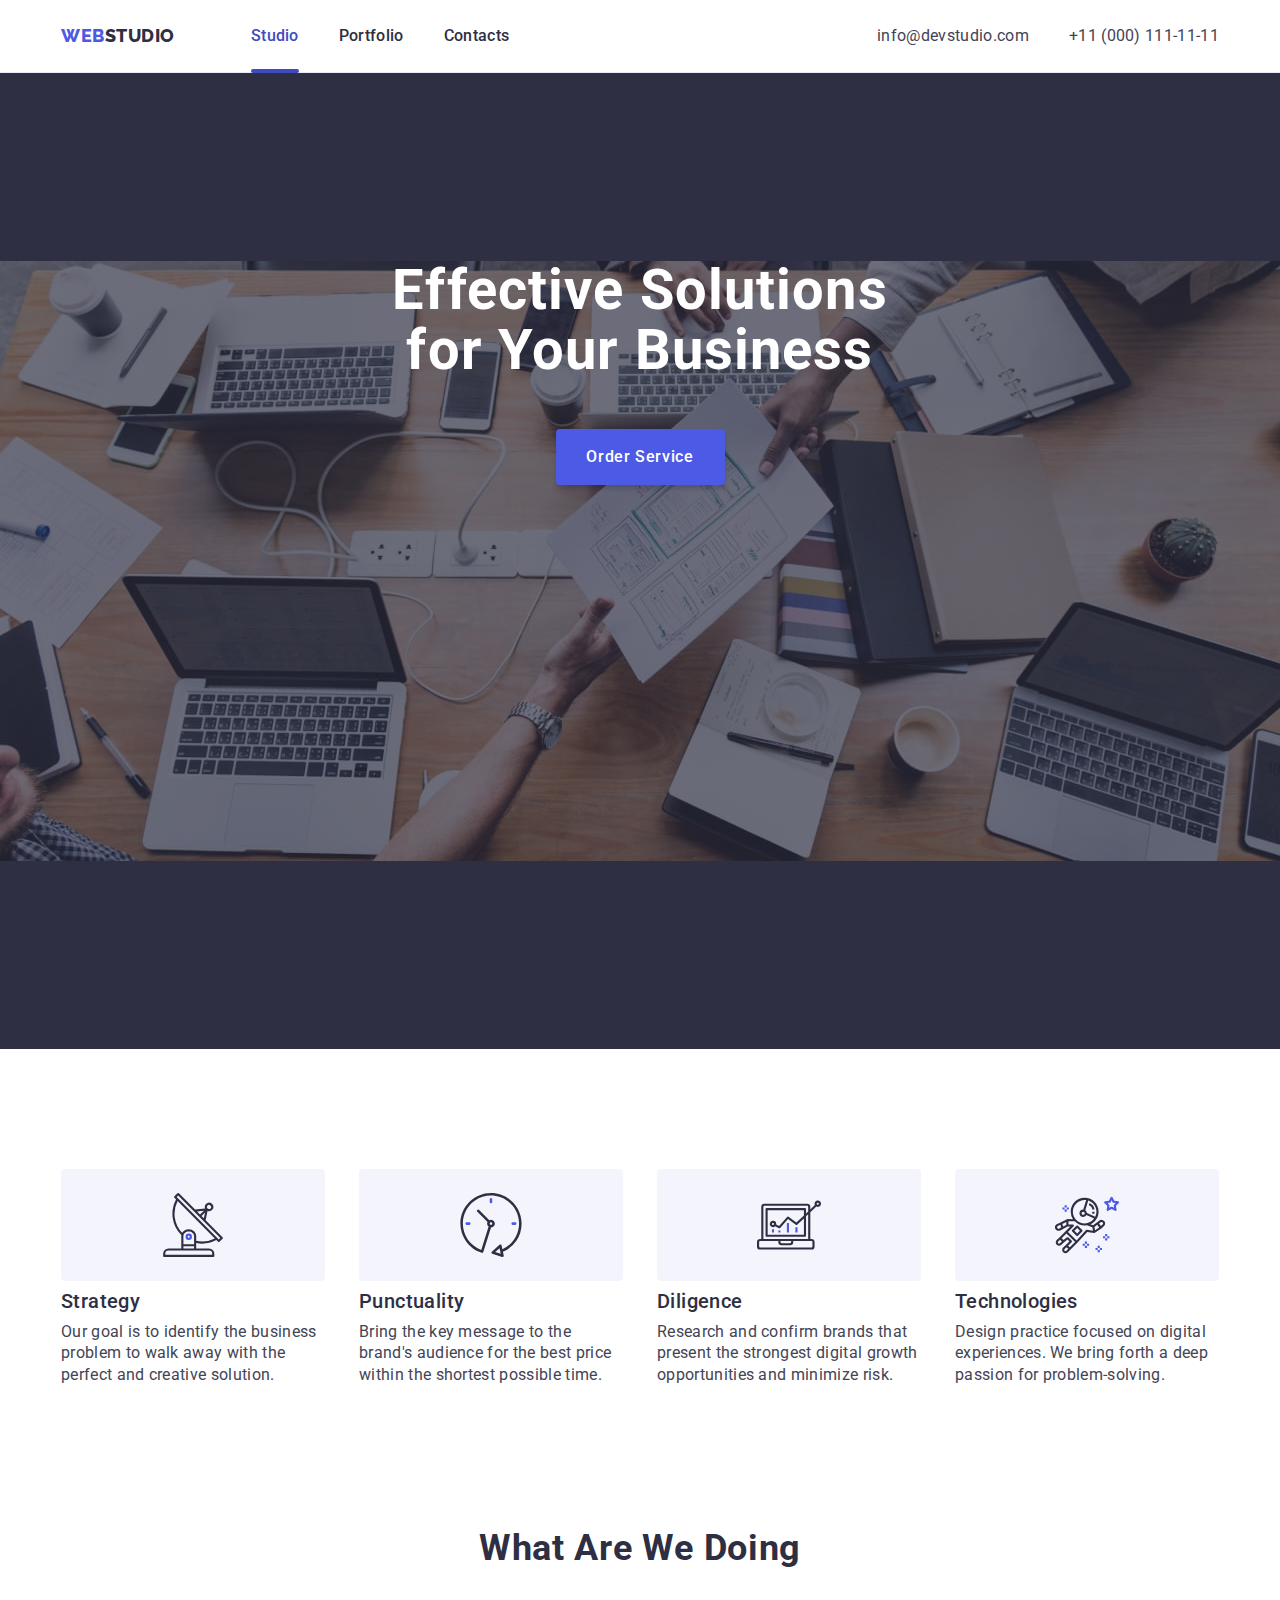
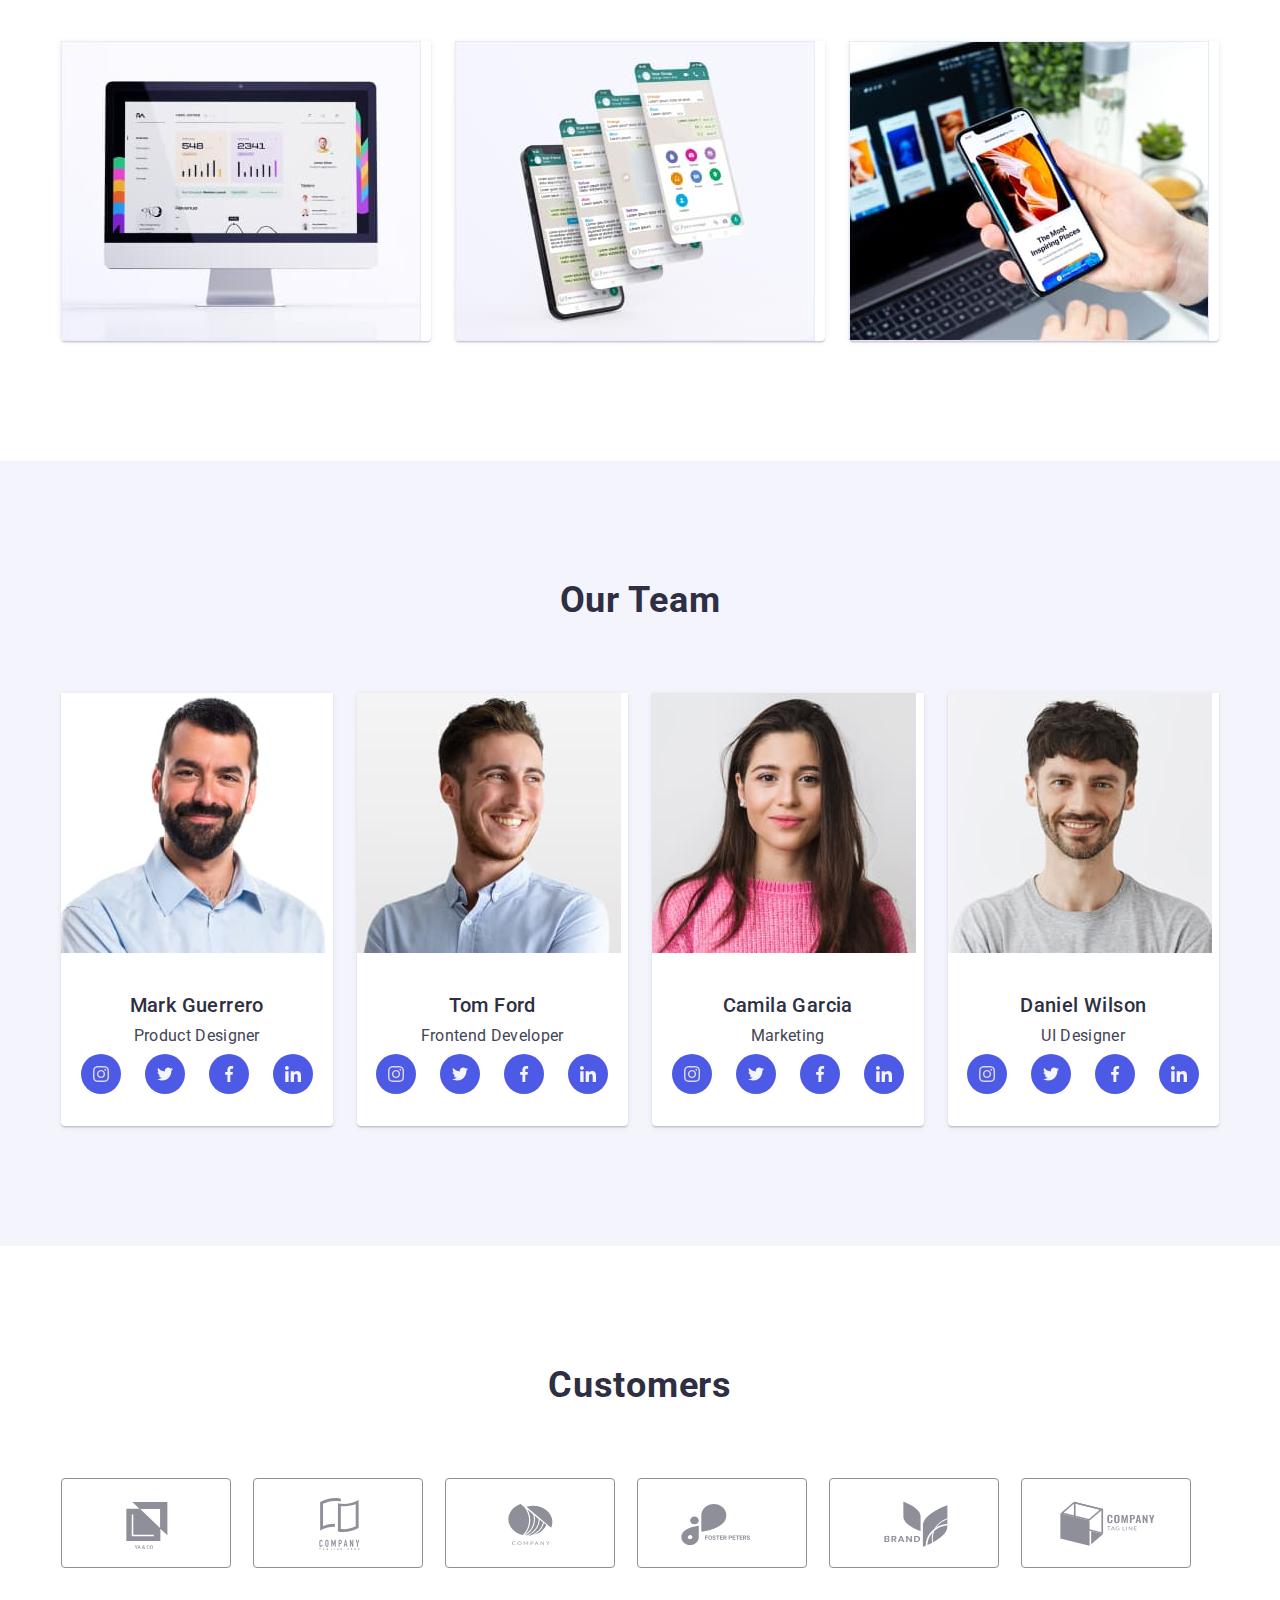
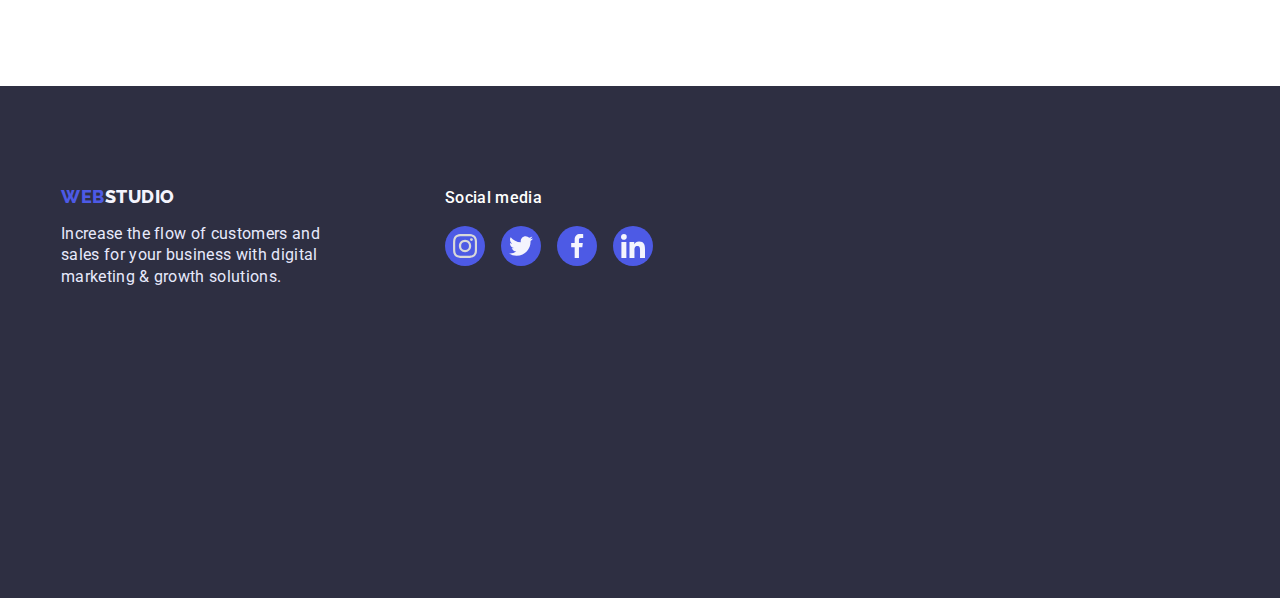
<file: index.html>
<!DOCTYPE html>
<html lang="en">
  <head>
    <meta charset="UTF-8" />
    <meta http-equiv="X-UA-Compatible" content="IE=edge" />
    <meta name="viewport" content="width=device-width, initial-scale=1.0" />
    <title>Web Studio</title>
    <link rel="preconnect" href="https://fonts.googleapis.com" />
    <link rel="preconnect" href="https://fonts.gstatic.com" crossorigin />
    <link
      href="https://fonts.googleapis.com/css2?family=Raleway:wght@800&family=Roboto:wght@400;500;700&display=swap"
      rel="stylesheet"
    />
    <link
      rel="stylesheet"
      href="https://cdnjs.cloudflare.com/ajax/libs/modern-normalize/1.1.0/modern-normalize.min.css"
      integrity="sha512-wpPYUAdjBVSE4KJnH1VR1HeZfpl1ub8YT/NKx4PuQ5NmX2tKuGu6U/JRp5y+Y8XG2tV+wKQpNHVUX03MfMFn9Q=="
      crossorigin="anonymous"
      referrerpolicy="no-referrer"
    />
    <link
      rel="stylesheet"
      href="https://cdnjs.cloudflare.com/ajax/libs/animate.css/4.1.1/animate.min.css"
    />
    <link href="https://unpkg.com/aos@2.3.1/dist/aos.css" rel="stylesheet" />
    <link rel="stylesheet" href="./css/styles.css" />
  </head>
  <body>
    <!--Header-->
    <header class="header">
      <div class="container header-container">
        <nav class="site-nav">
          <a href="./index.html" class="logo-link logo-web link"
            >Web<span class="logo-studio">Studio</span></a
          >
          <!--navigation list-->
          <ul class="header-list list">
            <li class="header-item">
              <a class="header-link link current" href="./index.html">Studio</a>
            </li>
            <li class="header-item">
              <a class="header-link link" href="./portfolio.html"
                >Portfolio</a
              >
            </li>
            <li class="header-item">
              <a class="header-link link" href="">Contacts</a>
            </li>
          </ul>
        </nav>
        <address class="address">
          <ul class="contact-list list">
            <li class="contact-item">
              <a href="mailto:info@devstudio.com" class="contact link"
                >info@devstudio.com</a
              >
            </li>
            <li class="contact-item">
              <a href="tel:+110001111111" class="contact link"
                >+11 (000) 111-11-11</a
              >
            </li>
          </ul>
        </address>
      </div>
    </header>
    <!--Hero-->
    <main>
      <section class="hero">
        <div class="container">
          <h1 class="hero-top-title">Effective Solutions for Your Business</h1>
          <button class="modal-btn" data-modal-open type="button">
            Order Service
          </button>
        </div>
      </section>

      <section class="about">
        <div class="container">
          <h2 hidden>info</h2>
          <ul class="hero-list list">
            <li class="info-list">
              <div class="hero-feature">
                <ul class="feature-list list">
                  <li class="feature-item">
                    <a href="" class="feature-link link"
                      ><svg width="64" height="64" class="feature-icons">
                        <use href="./images/icons-2.svg#icon-antenna"></use>
                      </svg>
                    </a>
                    <h3 class="hero-second-title list">Strategy</h3>
                    <p class="section-description">
                      Our goal is to identify the business problem to walk away
                      with the perfect and creative solution.
                    </p>
                  </li>
                </ul>
              </div>
            </li>
            <li class="info-list">
              <div class="hero-feature">
                <ul class="feature-list list">
                  <li class="feature-item">
                    <a href="" class="feature-link link"
                      ><svg width="64" height="64" class="feature-icons">
                        <use href="./images/icons-2.svg#icon-clock"></use>
                      </svg>
                    </a>
                    <h3 class="hero-second-title list">Punctuality</h3>
                    <p class="section-description">
                      Bring the key message to the brand's audience for the best
                      price within the shortest possible time.
                    </p>
                  </li>
                </ul>
              </div>
            </li>
            <li class="info-list">
              <div class="hero-feature">
                <ul class="feature-list list">
                  <li class="feature-item">
                    <a href="" class="feature-link link"
                      ><svg width="64" height="64" class="feature-icons">
                        <use href="./images/icons-2.svg#icon-diagram"></use>
                      </svg>
                    </a>
                    <h3 class="hero-second-title list">Diligence</h3>
                    <p class="section-description">
                      Research and confirm brands that present the strongest
                      digital growth opportunities and minimize risk.
                    </p>
                  </li>
                </ul>
              </div>
            </li>
            <li class="info-list">
              <div class="hero-feature">
                <ul class="feature-list list">
                  <li class="feature-item">
                    <a href="" class="feature-link link"
                      ><svg width="64" height="64" class="feature-icons">
                        <use href="./images/icons-2.svg#icon-astronaut"></use>
                      </svg>
                    </a>
                    <h3 class="hero-second-title list">Technologies</h3>
                    <p class="section-description">
                      Design practice focused on digital experiences. We bring
                      forth a deep passion for problem-solving.
                    </p>
                  </li>
                </ul>
              </div>
            </li>
          </ul>
        </div>
      </section>

      <section class="about">
        <div class="container">
          <h2 class="hero-main-title">What are we doing</h2>
          <ul class="about-list list">
            <li class="about-item">
              <img
                src="./images/computer.jpg"
                alt="computer"
                width="360"
                height="300"
              />
            </li>
            <li class="about-item">
              <img
                src="./images/phone.jpg"
                alt="phone"
                width="360"
                height="300"
              />
            </li>
            <li class="about-item">
              <img
                src="./images/rectangle.jpg"
                alt="technical"
                width="360"
                height="300"
              />
            </li>
          </ul>
        </div>
      </section>

      <section class="about-team">
        <div class="container">
          <h2 class="hero-main-title">Our Team</h2>
          <ul class="about-list list">
            <li class="about-item">
              <img
                src="./images/guerreromark.jpg"
                alt="Mark Guerrero"
                width="264"
                height="260"
              />
              <div class="hero-text">
                <h3 class="hero-second-title">Mark Guerrero</h3>
                <p class="section-description">Product Designer</p>
                <ul class="team-soc-list list">
                  <li class="taem-soc-item">
                    <a href="" class="team-soc-link link"
                      ><svg width="16" height="16" class="team-soc-icon">
                        <use href="./images/icons.svg#icon-instagram"></use>
                      </svg>
                    </a>
                  </li>
                  <li class="taem-soc-item">
                    <a href="" class="team-soc-link link">
                      <svg width="16" height="16" class="team-soc-icon">
                        <use href="./images/icons.svg#icon-twitter"></use>
                      </svg>
                    </a>
                  </li>
                  <li class="taem-soc-item">
                    <a href="" class="team-soc-link link">
                      <svg width="16" height="16" class="team-soc-icon">
                        <use href="./images/icons.svg#icon-facebook"></use>
                      </svg>
                    </a>
                  </li>
                  <li class="taem-soc-item">
                    <a href="" class="team-soc-link link">
                      <svg width="16" height="16" class="team-soc-icon">
                        <use href="./images/icons.svg#icon-linkedin"></use>
                      </svg>
                    </a>
                  </li>
                </ul>
              </div>
            </li>
            <li class="about-item">
              <img
                src="./images/tomford.jpg"
                alt="Tom Ford"
                width="264"
                height="260"
              />
              <div class="hero-text">
                <h3 class="hero-second-title">Tom Ford</h3>
                <p class="section-description">Frontend Developer</p>
                <ul class="team-soc-list list">
                  <li class="taem-soc-item">
                    <a href="" class="team-soc-link link">
                      <svg width="16" height="16" class="team-soc-icon">
                        <use href="./images/icons.svg#icon-instagram"></use>
                      </svg>
                    </a>
                  </li>
                  <li class="taem-soc-item">
                    <a href="" class="team-soc-link link">
                      <svg width="16" height="16" class="team-soc-icon">
                        <use href="./images/icons.svg#icon-twitter"></use>
                      </svg>
                    </a>
                  </li>
                  <li class="taem-soc-item">
                    <a href="" class="team-soc-link link">
                      <svg width="16" height="16" class="team-soc-icon">
                        <use href="./images/icons.svg#icon-facebook"></use>
                      </svg>
                    </a>
                  </li>
                  <li class="taem-soc-item">
                    <a href="" class="team-soc-link link">
                      <svg width="16" height="16" class="team-soc-icon">
                        <use href="./images/icons.svg#icon-linkedin"></use>
                      </svg>
                    </a>
                  </li>
                </ul>
              </div>
            </li>
            <li class="about-item">
              <img
                src="./images/garciacamila.jpg"
                alt="Camila Garcia"
                width="264"
                height="260"
              />
              <div class="hero-text">
                <h3 class="hero-second-title">Camila Garcia</h3>
                <p class="section-description">Marketing</p>
                <ul class="team-soc-list list">
                  <li class="taem-soc-item">
                    <a href="" class="team-soc-link link">
                      <svg width="16" height="16" class="team-soc-icon">
                        <use href="./images/icons.svg#icon-instagram"></use>
                      </svg>
                    </a>
                  </li>
                  <li class="taem-soc-item">
                    <a href="" class="team-soc-link link">
                      <svg width="16" height="16" class="team-soc-icon">
                        <use href="./images/icons.svg#icon-twitter"></use>
                      </svg>
                    </a>
                  </li>
                  <li class="taem-soc-item">
                    <a href="" class="team-soc-link link">
                      <svg width="16" height="16" class="team-soc-icon">
                        <use href="./images/icons.svg#icon-facebook"></use>
                      </svg>
                    </a>
                  </li>
                  <li class="taem-soc-item">
                    <a href="" class="team-soc-link link">
                      <svg width="16" height="16" class="team-soc-icon">
                        <use href="./images/icons.svg#icon-linkedin"></use>
                      </svg>
                    </a>
                  </li>
                </ul>
              </div>
            </li>
            <li class="about-item">
              <img
                src="./images/danielwilson.jpg"
                alt="Daniel Wilson"
                width="264"
                height="260"
              />
              <div class="hero-text">
                <h3 class="hero-second-title">Daniel Wilson</h3>
                <p class="section-description">UI Designer</p>
                <ul class="team-soc-list list">
                  <li class="taem-soc-item">
                    <a href="" class="team-soc-link link"
                      ><svg width="16" height="16" class="team-soc-icon">
                        <use href="./images/icons.svg#icon-instagram"></use>
                      </svg>
                    </a>
                  </li>
                  <li class="taem-soc-item">
                    <a href="" class="team-soc-link link">
                      <svg width="16" height="16" class="team-soc-icon">
                        <use href="./images/icons.svg#icon-twitter"></use>
                      </svg>
                    </a>
                  </li>
                  <li class="taem-soc-item">
                    <a href="" class="team-soc-link link">
                      <svg width="16" height="16" class="team-soc-icon">
                        <use href="./images/icons.svg#icon-facebook"></use>
                      </svg>
                    </a>
                  </li>
                  <li class="taem-soc-item">
                    <a href="" class="team-soc-link link">
                      <svg width="16" height="16" class="team-soc-icon">
                        <use href="./images/icons.svg#icon-linkedin"></use>
                      </svg>
                    </a>
                  </li>
                </ul>
              </div>
            </li>
          </ul>
        </div>
      </section>
      <section class="сustomers">
        <div class="container">
          <h2 class="hero-main-title">Customers</h2>
          <ul class="сustomers-logo list">
            <li class="сustomers-item">
              <a href="" class="сustomers-link link">
                <svg width="104" height="56" class="сustomers-icon">
                  <use href="./images/icons-3.svg#icon-Logo"></use>
                </svg>
              </a>
            </li>
            <li class="сustomers-item">
              <a href="" class="сustomers-link">
                <svg width="104" height="56" class="сustomers-icon">
                  <use href="./images/icons-3.svg#icon-Logo-1"></use>
                </svg>
              </a>
            </li>
            <li class="сustomers-item">
              <a href="" class="сustomers-link link">
                <svg width="104" height="56" class="сustomers-icon">
                  <use href="./images/icons-3.svg#icon-Logo-2"></use>
                </svg>
              </a>
            </li>
            <li class="сustomers-item">
              <a href="" class="сustomers-link link">
                <svg width="104" height="56" class="сustomers-icon">
                  <use href="./images/icons-3.svg#icon-Logo-3"></use>
                </svg>
              </a>
            </li>
            <li class="сustomers-item">
              <a href="" class="сustomers-link link">
                <svg width="104" height="56" class="сustomers-icon">
                  <use href="./images/icons-3.svg#icon-Logo-4"></use>
                </svg>
              </a>
            </li>
            <li class="сustomers-item">
              <a href="" class="сustomers-link link">
                <svg width="104" height="56" class="сustomers-icon">
                  <use href="./images/icons-3.svg#icon-Logo-5"></use>
                </svg>
              </a>
            </li>
          </ul>
        </div>
      </section>
    </main>
    <footer class="footer logo-link">
      <div class="footer-wrap container">
        <div>
          <a href="./index.html" class="logo-web link"
            >Web<span class="logo-studio-footer">studio</span></a
          >
          <p class="footer-text">
            Increase the flow of customers and sales for your business with
            digital marketing & growth solutions.
          </p>
        </div>
        <div class="social-nav">
          <h3 class="social-text">Social media</h3>
          <ul class="footer-soc-list list">
            <li class="footer-soc-item">
              <a href="" class="footer-soc-link link">
                <svg width="24" height="24" class="footer-soc-icon">
                  <use href="./images/icons.svg#icon-instagram"></use>
                </svg>
              </a>
            </li>
            <li class="footer-soc-item">
              <a href="" class="footer-soc-link link">
                <svg width="24" height="24" class="footer-soc-icon">
                  <use href="./images/icons.svg#icon-twitter"></use>
                </svg>
              </a>
            </li>
            <li class="footer-soc-item">
              <a href="" class="footer-soc-link link">
                <svg width="24" height="24" class="footer-soc-icon">
                  <use href="./images/icons.svg#icon-facebook"></use>
                </svg>
              </a>
            </li>
            <li class="footer-soc-item">
              <a href="" class="footer-soc-link link">
                <svg width="24" height="24" class="footer-soc-icon">
                  <use href="./images/icons.svg#icon-linkedin"></use>
                </svg>
              </a>
            </li>
          </ul>
        </div>
      </div>
    </footer>
    <div class="backdrop is-hidden" data-modal>
      <div class="modal">
        <button type="button" data-modal-close class="modal-close">
          <svg width="8" height="8" class="modal-close-icon">
            <use href="./images/icons-4.svg#icon-close-black"></use>
          </svg>
        </button>
      </div>
    </div>
    <script src="https://unpkg.com/aos@2.3.1/dist/aos.js"></script>
    <script>
      AOS.init();
    </script>
    <script src="./js/modal.js"></script>
  </body>
</html>
</file>
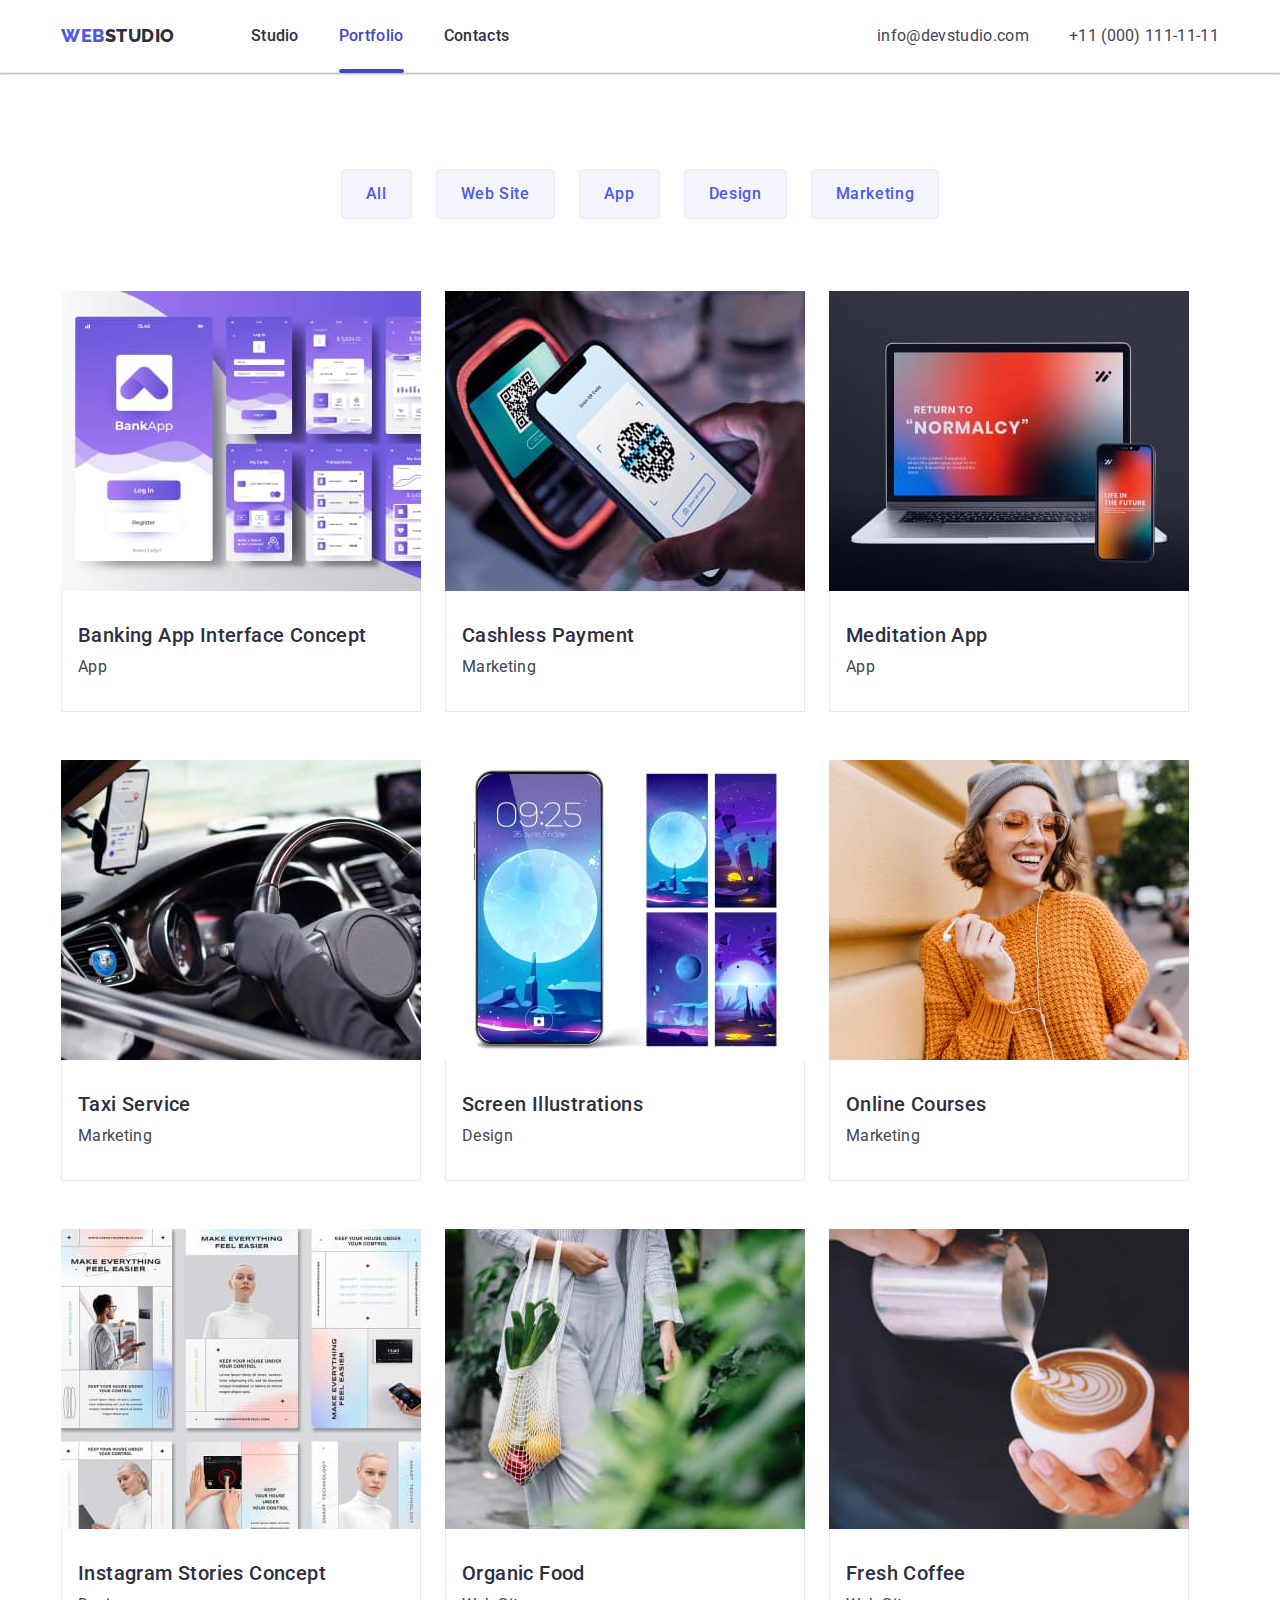
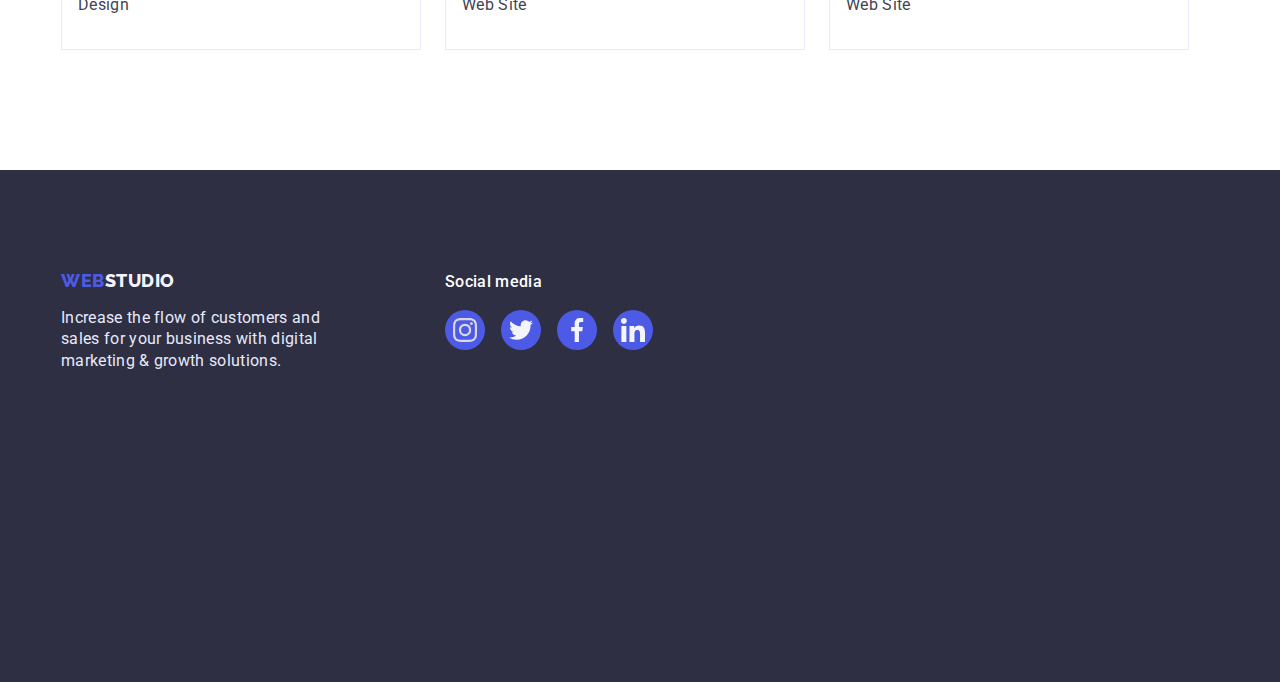
<file: portfolio.html>
<!DOCTYPE html>
<html lang="en">
  <head>
    <meta charset="UTF-8" />
    <meta http-equiv="X-UA-Compatible" content="IE=edge" />
    <meta name="viewport" content="width=device-width, initial-scale=1.0" />
    <title>Portfolio</title>
    <link rel="preconnect" href="https://fonts.googleapis.com" />
    <link rel="preconnect" href="https://fonts.gstatic.com" crossorigin />
    <link
      href="https://fonts.googleapis.com/css2?family=Raleway:wght@800&family=Roboto:wght@400;500;700&display=swap"
      rel="stylesheet"
    />
    <link
      rel="stylesheet"
      href="https://cdnjs.cloudflare.com/ajax/libs/modern-normalize/1.1.0/modern-normalize.min.css"
      integrity="sha512-wpPYUAdjBVSE4KJnH1VR1HeZfpl1ub8YT/NKx4PuQ5NmX2tKuGu6U/JRp5y+Y8XG2tV+wKQpNHVUX03MfMFn9Q=="
      crossorigin="anonymous"
      referrerpolicy="no-referrer"
    />
    <link
      rel="stylesheet"
      href="https://cdnjs.cloudflare.com/ajax/libs/animate.css/4.1.1/animate.min.css"
    />
    <link rel="stylesheet" href="./css/styles.css" />
  </head>
  <body>
    <!--Header-->
    <header class="header">
      <div class="container header-container">
        <nav class="site-nav">
          <a href="./index.html" class="logo-link logo-web link"
            >Web<span class="logo-studio">Studio</span></a
          >
          <!--navigation list-->
          <ul class="header-list list">
            <li class="header-item">
              <a class="header-link link" href="./index.html">Studio</a>
            </li>
            <li class="header-item">
              <a class="header-link link current" href="./portfolio.html"
                >Portfolio</a
              >
            </li>
            <li class="header-item">
              <a class="header-link link" href="">Contacts</a>
            </li>
          </ul>
        </nav>
        <address class="address">
          <ul class="contact-list list">
            <li class="contact-item">
              <a href="mailto:info@devstudio.com" class="contact link"
                >info@devstudio.com</a
              >
            </li>
            <li class="contact-item">
              <a href="tel:+110001111111" class="contact link"
                >+11 (000) 111-11-11</a
              >
            </li>
          </ul>
        </address>
      </div>
    </header>
    <!--Hero-->
    <main>
      <section class="portfolio">
        <div class="container">
          <h1 hidden>Field of activity</h1>
          <ul class="list-button list">
            <li class="button-nav">
              <button class="portfolio-modal-btn" type="button">All</button>
            </li>
            <li class="button-nav">
              <button class="portfolio-modal-btn" type="button">
                Web Site
              </button>
            </li>
            <li class="button-nav">
              <button class="portfolio-modal-btn" type="button">App</button>
            </li>
            <li class="button-nav">
              <button class="portfolio-modal-btn" type="button">Design</button>
            </li>
            <li class="button-nav">
              <button class="portfolio-modal-btn" type="button">
                Marketing
              </button>
            </li>
          </ul>
          <ul class="list row-cards-list">
            <li class="row-cards">
              <a href="" class="row-cards-link link">
                <div class="cards-top-wrap">
                  <img
                    src="./images/banking.jpg"
                    alt="service"
                    width="360"
                    height="300"
                  />
                  <p class="cards-cover-text">
                    14 Stylish and User-Friendly App Design Concepts · Task
                    Manager App · Calorie Tracker App · Exotic Fruit Ecommerce
                    App · Cloud Storage App
                  </p>
                </div>
                <div class="cards-container">
                  <h2 class="hero-media-img-title">
                    Banking App Interface Concept
                  </h2>
                  <p class="section-img-description">App</p>
                </div></a
              >
            </li>
            <li class="row-cards">
              <a href="" class="row-cards-link link">
                <div class="cards-top-wrap">
                  <img
                    src="./images/payment.jpg"
                    alt="cashless"
                    width="360"
                    height="300"
                  />
                  <p class="cards-cover-text">
                    14 Stylish and User-Friendly App Design Concepts · Task
                    Manager App · Calorie Tracker App · Exotic Fruit Ecommerce
                    App · Cloud Storage App
                  </p>
                </div>
                <div class="cards-container">
                  <h2 class="hero-media-img-title">Cashless Payment</h2>
                  <p class="section-img-description">Marketing</p>
                </div></a
              >
            </li>
            <li class="row-cards">
              <a href="" class="row-cards-link link"
                ><div class="cards-top-wrap">
                  <img
                    src="./images/add.jpg"
                    alt="meditation"
                    width="360"
                    height="300"
                  />
                  <p class="cards-cover-text">
                    14 Stylish and User-Friendly App Design Concepts · Task
                    Manager App · Calorie Tracker App · Exotic Fruit Ecommerce
                    App · Cloud Storage App
                  </p>
                </div>
                <div class="cards-container">
                  <h2 class="hero-media-img-title">Meditation App</h2>
                  <p class="section-img-description">App</p>
                </div></a
              >
            </li>
            <li class="row-cards">
              <a href="" class="row-cards-link link"
                ><div class="cards-top-wrap">
                  <img
                    src="./images/taxi.jpg"
                    alt="taxiservice"
                    width="360"
                    height="300"
                  />
                  <p class="cards-cover-text">
                    14 Stylish and User-Friendly App Design Concepts · Task
                    Manager App · Calorie Tracker App · Exotic Fruit Ecommerce
                    App · Cloud Storage App
                  </p>
                </div>
                <div class="cards-container">
                  <h2 class="hero-media-img-title">Taxi Service</h2>
                  <p class="section-img-description">Marketing</p>
                </div></a
              >
            </li>
            <li class="row-cards">
              <a href="" class="row-cards-link link"
                ><div class="cards-top-wrap">
                  <img
                    src="./images/screen.jpg"
                    alt="illustration"
                    width="360"
                    height="300"
                  />
                  <p class="cards-cover-text">
                    14 Stylish and User-Friendly App Design Concepts · Task
                    Manager App · Calorie Tracker App · Exotic Fruit Ecommerce
                    App · Cloud Storage App
                  </p>
                </div>
                <div class="cards-container">
                  <h2 class="hero-media-img-title">Screen Illustrations</h2>
                  <p class="section-img-description">Design</p>
                </div></a
              >
            </li>
            <li class="row-cards">
              <a href="" class="row-cards-link link"
                ><div class="cards-top-wrap">
                  <img
                    src="./images/onlinecourses.jpg"
                    alt="courses"
                    width="360"
                    height="300"
                  />
                  <p class="cards-cover-text">
                    14 Stylish and User-Friendly App Design Concepts · Task
                    Manager App · Calorie Tracker App · Exotic Fruit Ecommerce
                    App · Cloud Storage App
                  </p>
                </div>
                <div class="cards-container">
                  <h2 class="hero-media-img-title">Online Courses</h2>
                  <p class="section-img-description">Marketing</p>
                </div></a
              >
            </li>
            <li class="row-cards">
              <a href="" class="row-cards-link link"
                ><div class="cards-top-wrap">
                  <img
                    src="./images/instagram.jpg"
                    alt="storiescontent"
                    width="360"
                    height="300"
                  />
                  <p class="cards-cover-text">
                    14 Stylish and User-Friendly App Design Concepts · Task
                    Manager App · Calorie Tracker App · Exotic Fruit Ecommerce
                    App · Cloud Storage App
                  </p>
                </div>
                <div class="cards-container">
                  <h2 class="hero-media-img-title">
                    Instagram Stories Concept
                  </h2>
                  <p class="section-img-description">Design</p>
                </div></a
              >
            </li>
            <li class="row-cards">
              <a href="" class="row-cards-link link"
                ><div class="cards-top-wrap">
                  <img
                    src="./images/organicfood.jpg"
                    alt="organicfood"
                    width="360"
                    height="300"
                  />
                  <p class="cards-cover-text">
                    14 Stylish and User-Friendly App Design Concepts · Task
                    Manager App · Calorie Tracker App · Exotic Fruit Ecommerce
                    App · Cloud Storage App
                  </p>
                </div>
                <div class="cards-container">
                  <h2 class="hero-media-img-title">Organic Food</h2>
                  <p class="section-img-description">Web Site</p>
                </div></a
              >
            </li>
            <li class="row-cards">
              <a href="" class="row-cards-link link"
                ><div class="cards-top-wrap">
                  <img
                    src="./images/coffee.jpg"
                    alt="freshcofee"
                    width="360"
                    height="300"
                  />
                  <p class="cards-cover-text">
                    14 Stylish and User-Friendly App Design Concepts · Task
                    Manager App · Calorie Tracker App · Exotic Fruit Ecommerce
                    App · Cloud Storage App
                  </p>
                </div>
                <div class="cards-container">
                  <h2 class="hero-media-img-title">Fresh Coffee</h2>
                  <p class="section-img-description">Web Site</p>
                </div></a
              >
            </li>
          </ul>
        </div>
      </section>
    </main>
    <footer class="footer logo-link">
      <div class="footer-wrap container">
        <div>
          <a href="./index.html" class="logo-web link"
            >Web<span class="logo-studio-footer">studio</span></a
          >
          <p class="footer-text">
            Increase the flow of customers and sales for your business with
            digital marketing & growth solutions.
          </p>
        </div>
        <div class="social-nav">
          <h3 class="social-text">Social media</h3>
          <ul class="footer-soc-list list">
            <li class="footer-soc-item">
              <a href="" class="footer-soc-link link">
                <svg width="24" height="24" class="footer-soc-icon">
                  <use href="./images/icons.svg#icon-instagram"></use>
                </svg>
              </a>
            </li>
            <li class="footer-soc-item">
              <a href="" class="footer-soc-link link">
                <svg width="24" height="24" class="footer-soc-icon">
                  <use href="./images/icons.svg#icon-twitter"></use>
                </svg>
              </a>
            </li>
            <li class="footer-soc-item">
              <a href="" class="footer-soc-link link">
                <svg width="24" height="24" class="footer-soc-icon">
                  <use href="./images/icons.svg#icon-facebook"></use>
                </svg>
              </a>
            </li>
            <li class="footer-soc-item">
              <a href="" class="footer-soc-link link">
                <svg width="24" height="24" class="footer-soc-icon">
                  <use href="./images/icons.svg#icon-linkedin"></use>
                </svg>
              </a>
            </li>
          </ul>
        </div>
      </div>
    </footer>
  </body>
</html>
</file>
<file: css/styles.css>
:root {
  --main-title-color: #ffffff;
  --main-second-color: #2e2f42;
  --main-btn-color: #4d5ae5;
  --second-btn-color: #404bbf;
}

p,
h1,
h2,
h3,
h4,
h5,
h6 {
  margin: 0;
}

ul {
  padding-left: 0;
  margin: 0;
}

button {
  cursor: pointer;
}

address {
  font-style: normal;
}

body {
  font-family: "Roboto", sans-serif;
  font-style: normal;
  color: #434455;
  margin: 0;
}

img {
  display: block;
  max-width: 100%;
  height: auto;
}

.list {
  list-style: none;
}

.link {
  text-decoration: none;
}

.container {
  max-width: 1158px;
  padding-left: 15px;
  padding-right: 15px;
  margin: 0 auto;
}

/*======================Header===================*/

.header {
  border-bottom: 1px solid #e7e9fc;
  box-shadow: 0px 2px 1px rgba(46, 47, 66, 0.08),
    0px 1px 1px rgba(46, 47, 66, 0.16), 0px 1px 6px rgba(46, 47, 66, 0.08);
  padding-top: 24px;
  padding-bottom: 24px;
}

.header-container {
  display: flex;
}

.site-nav {
  display: flex;
  align-items: center;
  margin-right: auto;
}

.logo-link {
  margin-right: 76px;
}

.logo-web {
  font-family: "Raleway", sans-serif;
  color: #4d5ae5;
  text-transform: uppercase;
  font-weight: 800;
  font-size: 18px;
  line-height: 1.17;
  letter-spacing: 0.03em;
}

.logo-studio {
  color: #2e2f42;
}

.logo-studio-footer {
  color: #f4f4fd;
}

.header-list {
  display: flex;
  gap: 40px;
}

.header-link {
  display: block;
  position: relative;
  font-weight: 500;
  font-size: 16px;
  line-height: 1.5;
  letter-spacing: 0.02em;
  color: #2e2f42;
  transition: color 250ms;
  transition-timing-function: cubic-bezier(0.4, 0, 0.2, 1);
}

.header-link:hover,
.header-link:focus {
  color: #404bbf;
}

.header-link.current {
  color: #404bbf;
}

.current::after {
  content: "";
  position: absolute;
  width: 100%;
  height: 4px;
  left: 0px;
  bottom: 0;
  top: 45px;
  display: block;
  background-color: #404bbf;
  border-radius: 2px;
}

.contact-list {
  display: flex;
  gap: 40px;
}

.contact {
  font-size: 16px;
  line-height: 1.5;
  letter-spacing: 0.02em;
  color: #434455;
}

.contact:hover,
.contact:focus {
  color: #404bbf;
  transition: color 250ms;
  transition-timing-function: cubic-bezier(0.4, 0, 0.2, 1);
}

.contact-item {
  font-style: normal;
  margin-left: auto;
}

/*======================Hero=====================*/

.hero {
  background-color: #2e2f42;
  background-image: linear-gradient(
      rgba(46, 47, 66, 0.7),
      rgba(46, 47, 66, 0.7)
    ),
    url(../images/hero-bg.jpg);
  background-repeat: no-repeat;
  background-position: center;
  margin: 0 auto;
  max-width: 1440px;
  height: 600px;
  padding-top: 188px;
  padding-bottom: 188px;
}

.hero-top-title {
  font-weight: 700;
  font-size: 56px;
  line-height: 1.07;
  text-align: center;
  letter-spacing: 0.02em;
  color: var(--main-title-color);
  margin: 0 auto;
  white-space: pre-line;
  margin-bottom: 48px;
  max-width: 496px;
  height: 120px;
  left: 472px;
  top: 260px;
}

.modal-btn {
  min-width: 169px;
  height: 56px;
  font-family: "Roboto", sans-serif;
  font-weight: 500;
  font-size: 16px;
  line-height: 1.5;
  letter-spacing: 0.04em;
  cursor: pointer;
  color: var(--main-title-color);
  background: #4d5ae5;
  box-shadow: 0px 4px 4px rgba(0, 0, 0, 0.15);
  border-radius: 4px;
  border: none;
  display: block;
  margin: 0 auto;
}
.modal-btn:hover,
.modal-btn:focus {
  color: #ffffff;
  background: #404bbf;

  transition: color 250ms;
  transition-timing-function: cubic-bezier(0.4, 0, 0.2, 1);
}

.about {
  padding-top: 120px;
  padding-bottom: 120px;
}

.hero-list {
  display: flex;
  justify-content: space-between;
  gap: 24px;
}

.info-list {
  width: calc((100% - 72px) / 4);
  max-width: 264px;
}

.hero-second-title {
  font-weight: 500;
  font-size: 20px;
  line-height: 1.2;
  letter-spacing: 0.02em;
  color: #2e2f42;
  margin-top: 8px;
  margin-bottom: 8px;
}

.section-description {
  font-size: 16px;
  line-height: 1.33;
  letter-spacing: 0.02em;
  margin-bottom: 8px;
}

.hero-feature {
}
.feature-list {
  display: flex;
  justify-content: center;
  margin-bottom: 8px;
}

.feature-item {
  width: 264px;
  height: 112px;
}

.feature-link {
  width: 100%;
  height: 100%;
  background-color: brown;
  display: flex;
  align-items: center;
  justify-content: center;
  background-color: #f4f4fd;
  border-radius: 4px;
}
.feature-icons {
}

.about-work {
  padding-bottom: 120px;
}

.hero-main-title {
  font-weight: 700;
  font-size: 36px;
  line-height: 1.11;
  text-align: center;
  letter-spacing: 0.02em;
  text-transform: capitalize;
  color: #2e2f42;
  text-align: center;
  margin-bottom: 72px;
}

.about-list {
  display: flex;
  gap: 24px;
  justify-content: space-between;
}

.about-team {
  padding-top: 120px;
  padding-bottom: 120px;
  background-color: #f4f4fd;
}

.about-item {
  width: calc((100% - 48px) / 3);
  background-color: #ffffff;
  box-shadow: 0px 1px 6px rgba(46, 47, 66, 0.08),
    0px 1px 1px rgba(46, 47, 66, 0.16), 0px 2px 1px rgba(46, 47, 66, 0.08);
  border-radius: 0px 0px 4px 4px;
}

.hero-text {
  display: flex;
  flex-direction: column;
  justify-content: center;
  align-items: center;
  padding: 32px 16px;
}

.team-soc-list {
  display: flex;
  justify-content: center;
  gap: 24px;
}

.taem-soc-item {
  height: 40px;
  width: 40px;
}

.team-soc-link {
  width: 100%;
  height: 100%;
  border-radius: 50%;
  background-color: #4d5ae5;
  display: flex;
  align-items: center;
  justify-content: center;
  color: #ffffff;
}

.team-soc-icon {
  fill: currentColor;
}
.team-soc-link:hover {
  background-color: #404bbf;
  color: #ffffff;
  transition: transform 250ms cubic-bezier(0.4, 0, 0.2, 1), linear;
}

.сustomers {
  position: relative;
  background-color: #ffffff;
  text-align: center;
  padding-top: 120px;
  padding-bottom: 120px;
}

.сustomers-logo {
  display: flex;
  flex-direction: row;
  align-items: center;
  justify-content: space-between;
  cursor: pointer;
  padding: 0px;
  gap: 24px;
  width: 1128px;
  height: 88px;
  left: 156px;
}

.сustomers-item {
  top: 16px;
  left: 32px;
  width: 168px;
  height: 88px;
}

.сustomers-link {
  width: 100%;
  height: 100%;
  border-radius: 50%;
  display: flex;
  border: 1px solid #8e8f99;
  border-radius: 4px;
  align-items: center;
  justify-content: center;
  fill: #4d5ae5;
}

.сustomers-icon {
  fill: #8e8f99;
}
.сustomers-link:hover {
  border-color: #4d5ae5;
  transition: transform 250ms cubic-bezier(0.4, 0, 0.2, 1), linear;
}

.сustomers-link:hover .сustomers-icon {
  fill: #4d5ae5;
}

/*======================footer=====================*/
.footer {
  background-color: #2e2f42;
  height: 312px;
  margin-right: auto;
  padding-top: 100px;
  padding-bottom: 100px;
}
.footer-wrap {
  display: flex;
  gap: 120;
}

.footer-text {
  font-style: normal;
  font-weight: 400;
  font-size: 16px;
  line-height: 1.33;
  letter-spacing: 0.02em;
  color: #e7e9fc;
  display: flex;
  max-width: 264px;
  margin-top: 16px;
  margin-right: 120px;
}

.social-nav {
  align-items: center;
  margin-right: auto;
  padding-bottom: 132px;
}

.social-text {
  font-style: normal;
  font-weight: 500;
  font-size: 16px;
  line-height: 1.5;
  letter-spacing: 0.02em;
  color: #ffffff;
}

.footer-soc-list {
  display: inline-flex;
  margin-top: 16px;
  gap: 16px;
}

.footer-soc-item {
  height: 40px;
  width: 40px;
}
.footer-soc-link {
  width: 100%;
  height: 100%;
  border-radius: 50%;
  background-color: #4d5ae5;
  display: flex;
  align-items: center;
  justify-content: center;
}

.footer-soc-icon {
  fill: currentColor;
}
.footer-soc-link:hover {
  background-color: #31d0aa;
  transition: transform 250ms cubic-bezier(0.4, 0, 0.2, 1), linear;
}

.footer-soc-link:hover .footer-soc-icon {
  fill: #8e8f99;
}

/*==================portfolio===============*/

.portfolio {
  padding-top: 96px;
  padding-bottom: 120px;
}

.list-button {
  display: flex;
  gap: 24px;
  margin-bottom: 72px;
  justify-content: center;
}

.portfolio-modal-btn {
  font-family: "Roboto", sans-serif;
  font-style: normal;
  font-weight: 500;
  font-size: 16px;
  line-height: 1.5;
  letter-spacing: 0.04em;
  color: #4d5ae5;
  background-color: #f4f4fd;
  border: 1px solid #e7e9fc;
  border-radius: 4px;
  cursor: pointer;
  margin: 0 auto;
  padding: 12px 24px;
}

.portfolio-modal-btn:hover,
.portfolio-modal-btn:focus {
  color: #ffffff;
  background-color: #404bbf;
  box-shadow: 0px 3px 1px rgba(0, 0, 0, 0.1), 0px 2px 1px rgba(0, 0, 0, 0.08),
    0px 2px 2px rgba(0, 0, 0, 0.12);
  transition: transform 2500ms cubic-bezier(0.4, 0, 0.2, 1), linear;
}

.row-cards-list {
  display: flex;
  flex-wrap: wrap;
  column-gap: 24px;
  row-gap: 48px;
}

.row-cards {
  width: calc(100% - 48 / 3);
  cursor: pointer;
}

.row-cards-link {
  display: block;
}

.row-cards-link:hover,
.row-cards-link:focus {
  box-shadow: 0px 1px 6px rgba(46, 47, 66, 0.08),
    0px 1px 1px rgba(46, 47, 66, 0.16), 0px 2px 1px rgba(46, 47, 66, 0.08);
}

.row-cards:hover .cards-cover-text {
  transform: translateY(0%);
  transition: transform 300ms linear;
}

.cards-top-wrap {
  position: relative;
  overflow: hidden;
}

.cards-cover-text {
  position: absolute;
  top: 0;
  font-style: normal;
  font-weight: 400;
  font-size: 16px;
  line-height: 1.5;
  letter-spacing: 0.02em;
  padding-top: 40px;
  padding-left: 32px;
  padding-right: 32px;
  color: #f4f4fd;
  background: #4d5ae5;
  height: 100%;
  transform: translateY(100%);
}
.cards-container {
  background-color: #ffffff;
  border: 1px solid #e7e9fc;
  border-top: none;
  padding-top: 32px;
  padding-bottom: 32px;
  padding-left: 16px;
}

.hero-media-img-title {
  font-weight: 500;
  font-size: 20px;
  line-height: 1.2;
  letter-spacing: 0.02em;
  color: #2e2f42;
  margin-bottom: 8px;
}

.section-img-description {
  font-size: 16px;
  line-height: 1.5;
  letter-spacing: 0.02em;
  color: #434455;
}
.backdrop {
  position: fixed;
  top: 0;
  width: 100%;
  height: 100%;
  padding-top: 88px;
  padding-bottom: 16px;
  background-color: rgba(46, 47, 66, 0.4);
  background: 0px 1px 1px rgba(0, 0, 0, 0.14), 0px 1px 3px rgba(0, 0, 0, 0.12),
    0px 2px 1px rgba(0, 0, 0, 0.2);
  transition: opacity 300ms linear, visibility 300ms linear;
}
.modal {
  width: 408px;
  min-height: 576px;
  left: 516px;
  top: 88px;
  background-color: #fcfcfc;
  border-radius: 4px;
  position: absolute;
  top: 50%;
  left: 50%;
  transform: translate(-50%, -50%) scaleY(1);
  transition: transform 300ms linear;
  padding: 24px;
}

.modal-close {
  display: flex;
  position: absolute;
  top: 24px;
  right: 24px;
  width: 24px;
  height: 24px;
  border-radius: 50%;
  align-items: center;
  justify-content: center;
  background: #e7e9fc;
  border: 1px solid rgba(0, 0, 0, 0.1);
  padding: 8px;
}

.modal-close-icon {
  top: 8px;
  left: 8px;
}

.backdrop.is-hidden .modal {
  transform: translate(-50%, -50%) scaleY(0);
}

.is-hidden {
  opacity: 0;
  visibility: hidden;
  pointer-events: none;
}
</file>
